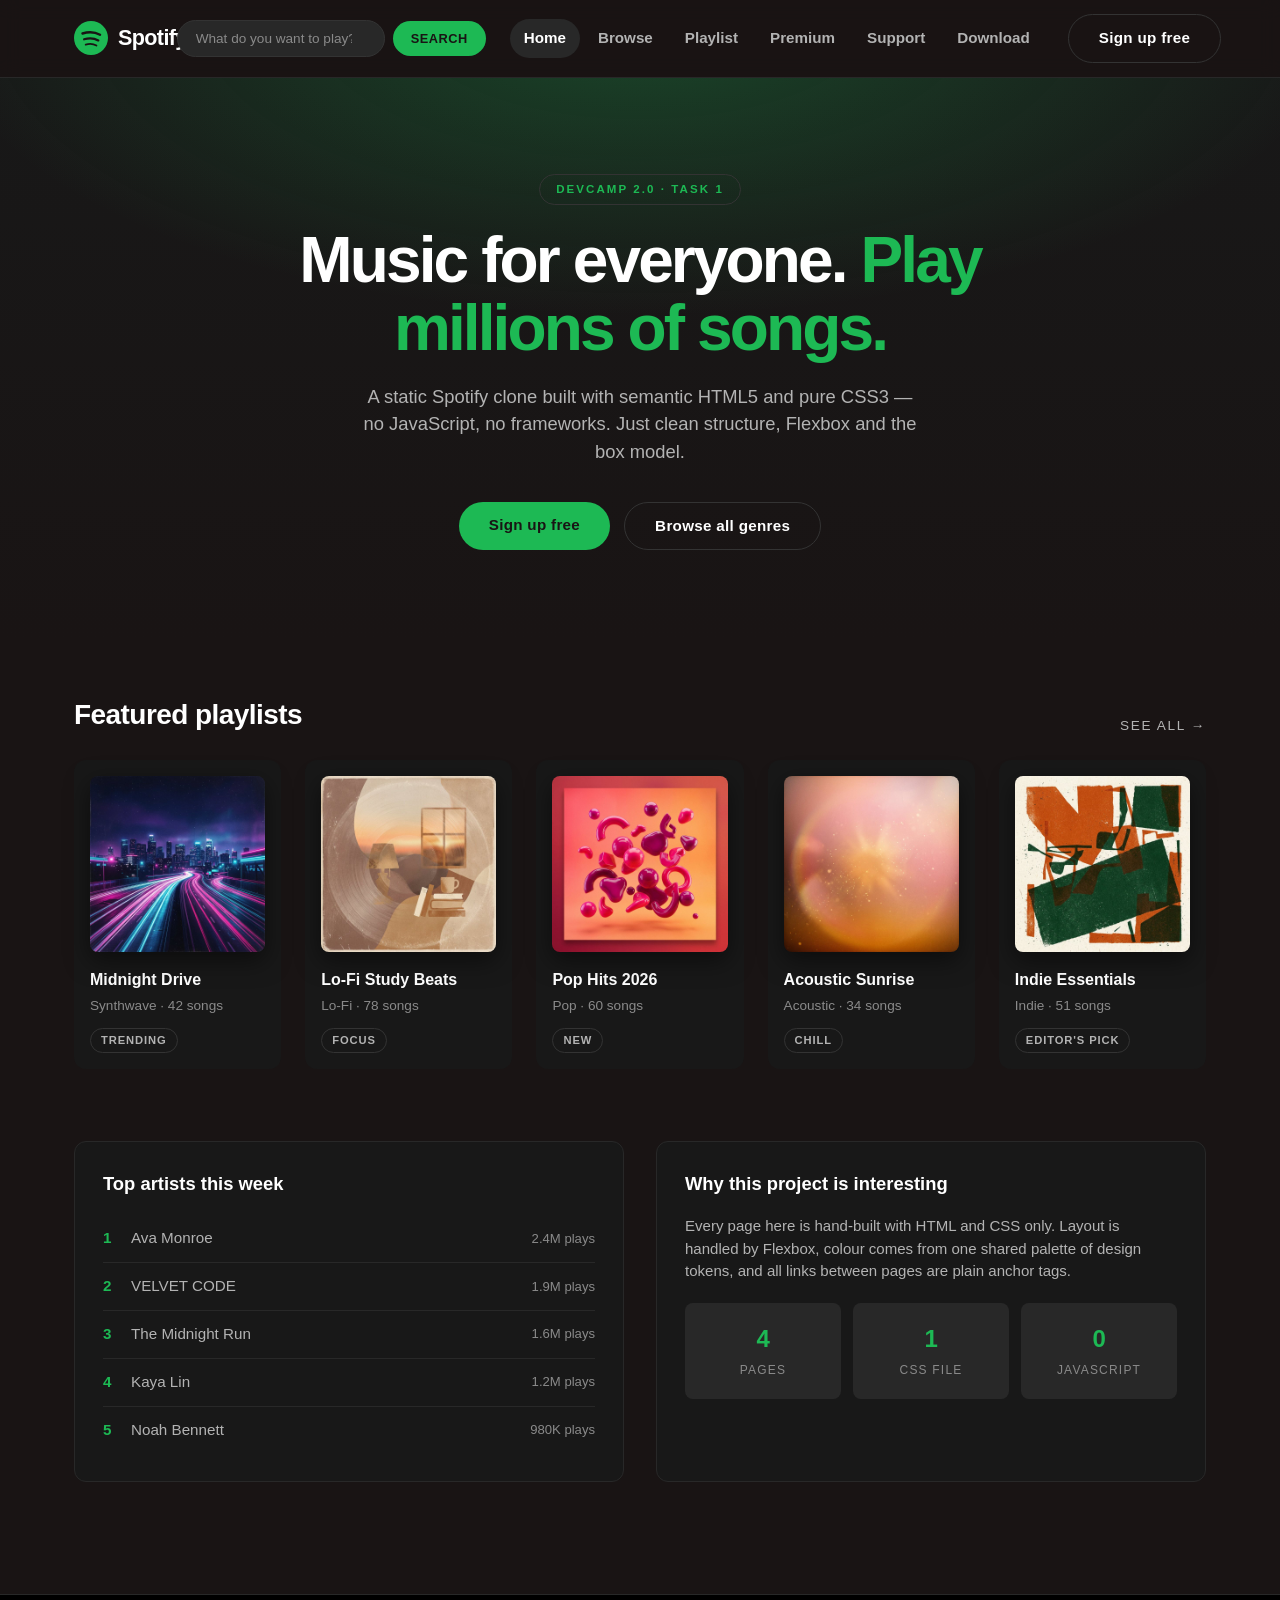
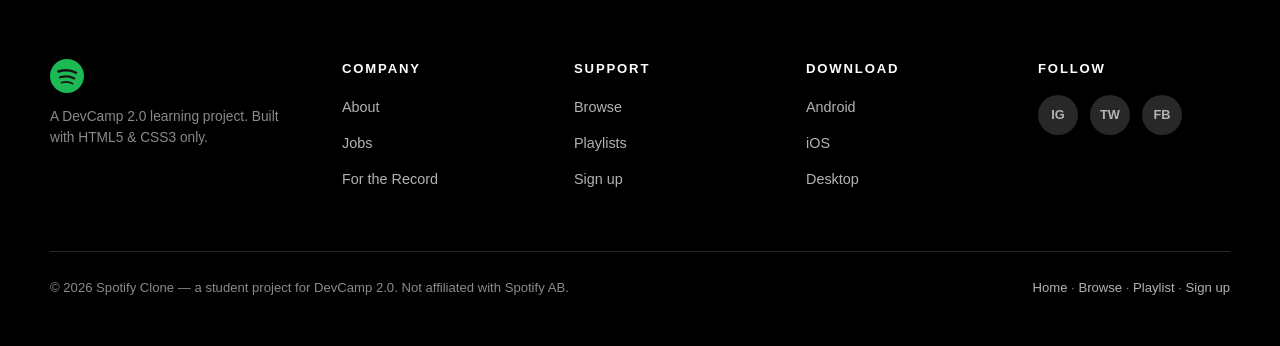
<file: index.html>
<!DOCTYPE html>
<html lang="en">
<head>
  <meta charset="UTF-8">
  <meta name="viewport" content="width=device-width, initial-scale=1.0">

  <meta name="description" content="DevCamp 2.0 Task 1 — a static Spotify clone built with semantic HTML5 and CSS3 only.">

  <title>Spotify Clone | Home</title>

  <!-- CSS file is in the root directory -->
  <link rel="stylesheet" href="./style.css">

  <!-- Logo is in the root directory -->
  <link rel="icon" href="./logo.svg" type="image/svg+xml">
</head>

<body>

  <!-- HEADER / NAVBAR -->
  <header id="site-header">
    <nav class="navbar" aria-label="Main navigation">

      <a class="brand" href="./index.html">
        <img src="./logo.svg" alt="Spotify clone logo">
        <span>Spotify</span>
      </a>

      <form class="nav-search" action="#" method="get" role="search">
        <label class="visually-hidden" for="site-search">
          Search for songs, artists or podcasts
        </label>

        <input
          type="search"
          id="site-search"
          name="q"
          placeholder="What do you want to play?"
          required
        >

        <button type="submit" aria-label="Search">Search</button>
      </form>

      <ul class="nav-links">
        <li><a href="./index.html" class="active">Home</a></li>
        <li><a href="./browse.html">Browse</a></li>
        <li><a href="./playlist.html">Playlist</a></li>
        <li><a href="#premium">Premium</a></li>
        <li><a href="#support">Support</a></li>
        <li><a href="#download">Download</a></li>
      </ul>

      <div class="nav-actions">
        <a class="btn btn-ghost" href="./signup.html">Sign up free</a>
      </div>

    </nav>
  </header>

  <!-- MAIN CONTENT -->
  <main>

    <!-- HERO SECTION -->
    <section class="hero">
      <div class="hero-inner">

        <p class="hero-badge">DevCamp 2.0 &middot; Task 1</p>

        <h1 id="hero-heading">
          Music for everyone.
          <span>Play millions of songs.</span>
        </h1>

        <p class="hero-subtext">
          A static Spotify clone built with semantic HTML5 and pure CSS3 —
          no JavaScript, no frameworks. Just clean structure, Flexbox and the box model.
        </p>

        <div class="hero-buttons">
          <a class="btn btn-primary" href="./signup.html">Sign up free</a>
          <a class="btn btn-ghost" href="./browse.html">Browse all genres</a>
        </div>

      </div>
    </section>

    <div class="container">

      <!-- FEATURED PLAYLISTS -->
      <section aria-labelledby="featured-heading">

        <div class="section-heading">
          <h2 id="featured-heading">Featured playlists</h2>
          <a class="section-note" href="./browse.html">See all &rarr;</a>
        </div>

        <div class="cards-row">

          <!-- Midnight Drive -->
          <article class="card">
            <a href="./playlist.html">
              <div class="card-cover">
                <img
                  src="./cover-midnight.jpg"
                  alt="Midnight Drive playlist cover"
                >
                <span class="card-play" aria-hidden="true">&#9654;</span>
              </div>
            </a>

            <h3 class="card-title">
              <a href="./playlist.html">Midnight Drive</a>
            </h3>

            <p class="card-meta">Synthwave &middot; 42 songs</p>
            <span class="card-tag">Trending</span>
          </article>

          <!-- Lo-Fi Study Beats -->
          <article class="card">
            <a href="./playlist.html">
              <div class="card-cover">
                <img
                  src="./cover-lofi.jpg"
                  alt="Lo-Fi Study Beats playlist cover"
                >
                <span class="card-play" aria-hidden="true">&#9654;</span>
              </div>
            </a>

            <h3 class="card-title">
              <a href="./playlist.html">Lo-Fi Study Beats</a>
            </h3>

            <p class="card-meta">Lo-Fi &middot; 78 songs</p>
            <span class="card-tag">Focus</span>
          </article>

          <!-- Pop Hits -->
          <article class="card">
            <a href="./playlist.html">
              <div class="card-cover">
                <img
                  src="./cover-pop.jpg"
                  alt="Pop Hits playlist cover"
                >
                <span class="card-play" aria-hidden="true">&#9654;</span>
              </div>
            </a>

            <h3 class="card-title">
              <a href="./playlist.html">Pop Hits 2026</a>
            </h3>

            <p class="card-meta">Pop &middot; 60 songs</p>
            <span class="card-tag">New</span>
          </article>

          <!-- Acoustic Sunrise -->
          <article class="card">
            <a href="./playlist.html">
              <div class="card-cover">
                <img
                  src="./cover-acoustic.jpg"
                  alt="Acoustic Sunrise playlist cover"
                >
                <span class="card-play" aria-hidden="true">&#9654;</span>
              </div>
            </a>

            <h3 class="card-title">
              <a href="./playlist.html">Acoustic Sunrise</a>
            </h3>

            <p class="card-meta">Acoustic &middot; 34 songs</p>
            <span class="card-tag">Chill</span>
          </article>

          <!-- Indie Essentials -->
          <article class="card">
            <a href="./playlist.html">
              <div class="card-cover">
                <img
                  src="./cover-indie.jpg"
                  alt="Indie Essentials playlist cover"
                >
                <span class="card-play" aria-hidden="true">&#9654;</span>
              </div>
            </a>

            <h3 class="card-title">
              <a href="./playlist.html">Indie Essentials</a>
            </h3>

            <p class="card-meta">Indie &middot; 51 songs</p>
            <span class="card-tag">Editor's pick</span>
          </article>

        </div>
      </section>

      <!-- TWO-COLUMN SECTION -->
      <section class="home-columns" aria-labelledby="charts-heading">

        <div class="column">
          <div class="panel">

            <h3 id="charts-heading">Top artists this week</h3>

            <ul class="artist-list">
              <li>
                <span><span class="rank">1</span>Ava Monroe</span>
                <span class="plays">2.4M plays</span>
              </li>

              <li>
                <span><span class="rank">2</span>VELVET CODE</span>
                <span class="plays">1.9M plays</span>
              </li>

              <li>
                <span><span class="rank">3</span>The Midnight Run</span>
                <span class="plays">1.6M plays</span>
              </li>

              <li>
                <span><span class="rank">4</span>Kaya Lin</span>
                <span class="plays">1.2M plays</span>
              </li>

              <li>
                <span><span class="rank">5</span>Noah Bennett</span>
                <span class="plays">980K plays</span>
              </li>
            </ul>

          </div>
        </div>

        <div class="column">
          <div class="panel">

            <h3>Why this project is interesting</h3>

            <p class="panel-text">
              Every page here is hand-built with HTML and CSS only.
              Layout is handled by Flexbox, colour comes from one shared
              palette of design tokens, and all links between pages
              are plain anchor tags.
            </p>

            <div class="stats-strip">
              <div class="stat">
                <strong>4</strong>
                <span>Pages</span>
              </div>

              <div class="stat">
                <strong>1</strong>
                <span>CSS file</span>
              </div>

              <div class="stat">
                <strong>0</strong>
                <span>JavaScript</span>
              </div>
            </div>

          </div>
        </div>

      </section>

    </div>
  </main>

  <!-- FOOTER -->
  <footer id="site-footer">

    <div class="footer-inner">

      <div class="footer-brand">
        <img src="./logo.svg" alt="Spotify clone logo">

        <p>
          A DevCamp 2.0 learning project. Built with HTML5 &amp; CSS3 only.
        </p>
      </div>

      <div class="footer-column" id="premium">
        <h4>Company</h4>

        <ul>
          <li><a href="#">About</a></li>
          <li><a href="#">Jobs</a></li>
          <li><a href="#">For the Record</a></li>
        </ul>
      </div>

      <div class="footer-column" id="support">
        <h4>Support</h4>

        <ul>
          <li><a href="./browse.html">Browse</a></li>
          <li><a href="./playlist.html">Playlists</a></li>
          <li><a href="./signup.html">Sign up</a></li>
        </ul>
      </div>

      <div class="footer-column" id="download">
        <h4>Download</h4>

        <ul>
          <li><a href="#">Android</a></li>
          <li><a href="#">iOS</a></li>
          <li><a href="#">Desktop</a></li>
        </ul>
      </div>

      <div class="footer-column">
        <h4>Follow</h4>

        <div class="footer-social">
          <a href="#" aria-label="Instagram">IG</a>
          <a href="#" aria-label="Twitter">TW</a>
          <a href="#" aria-label="Facebook">FB</a>
        </div>
      </div>

    </div>

    <div class="footer-bottom">

      <p>
        &copy; 2026 Spotify Clone &mdash; a student project for DevCamp 2.0.
        Not affiliated with Spotify AB.
      </p>

      <p>
        <a href="./index.html">Home</a> &middot;
        <a href="./browse.html">Browse</a> &middot;
        <a href="./playlist.html">Playlist</a> &middot;
        <a href="./signup.html">Sign up</a>
      </p>

    </div>

  </footer>

</body>
</html>
</file>
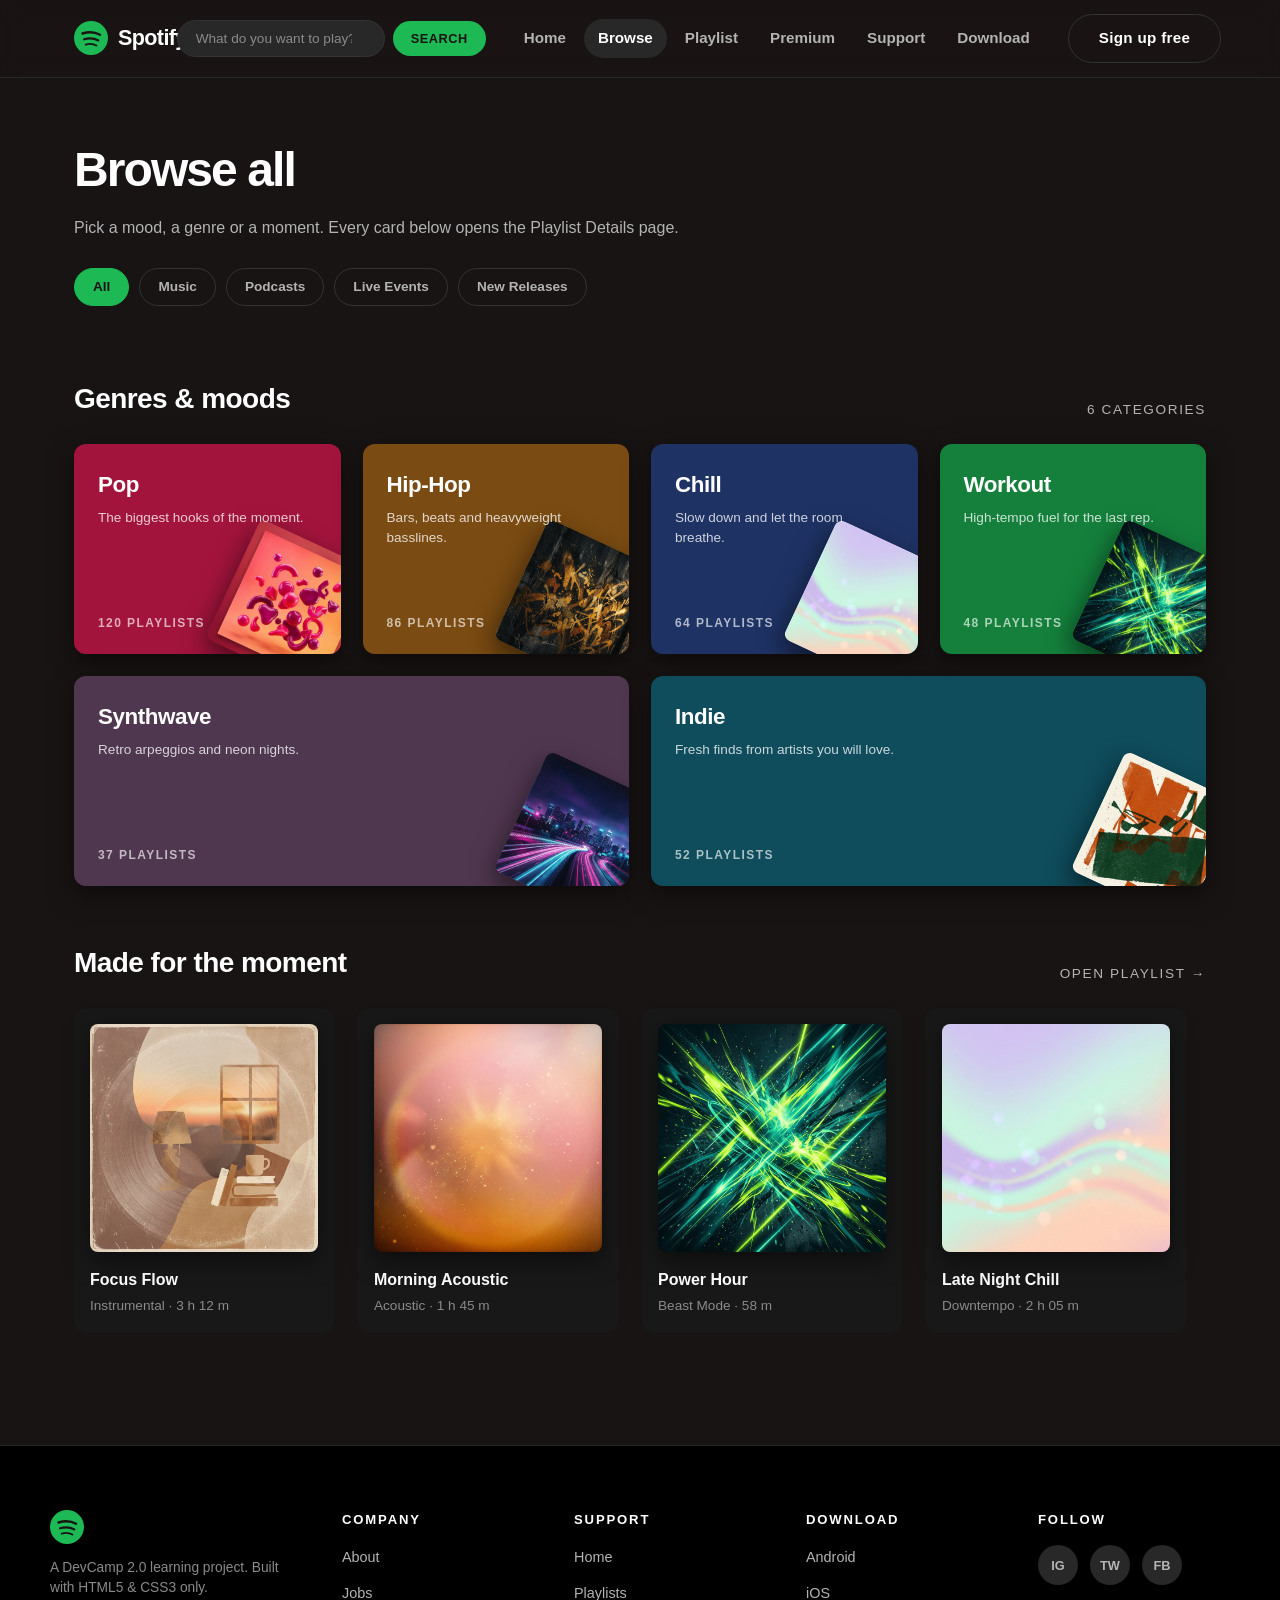
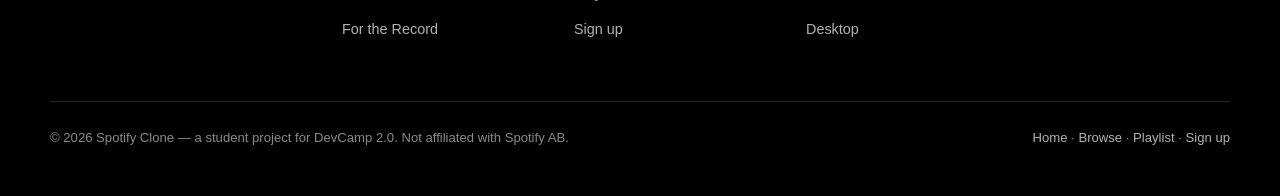
<file: browse.html>
<!DOCTYPE html>
<html lang="en">
<head>
  <meta charset="UTF-8">
  <meta name="viewport" content="width=device-width, initial-scale=1.0">
  <meta name="description" content="Browse all genres on the DevCamp 2.0 Spotify clone — Pop, Hip-Hop, Chill, Workout and more.">
  <title>Spotify Clone | Browse</title>
  <link rel="icon" href="./logo.svg" type="image/svg+xml">
  <link rel="stylesheet" href="./style.css">
</head>
<body>

  <header id="site-header">
    <nav class="navbar" aria-label="Main navigation">
      <a class="brand" href="./index.html">
        <img src="./logo.svg" alt="Spotify clone logo">
        <span>Spotify</span>
      </a>

      <form class="nav-search" action="#" method="get" role="search">
        <label class="visually-hidden" for="site-search">Search for songs, artists or podcasts</label>
        <input type="search" id="site-search" name="q" placeholder="What do you want to play?" required>
        <button type="submit" aria-label="Search">Search</button>
      </form>

      <ul class="nav-links">
        <li><a href="./index.html">Home</a></li>
        <li><a href="./browse.html" class="active">Browse</a></li>
        <li><a href="./playlist.html">Playlist</a></li>
        <li><a href="./index.html#premium">Premium</a></li>
        <li><a href="./index.html#support">Support</a></li>
        <li><a href="./index.html#download">Download</a></li>
      </ul>

      <div class="nav-actions">
        <a class="btn btn-ghost" href="./signup.html">Sign up free</a>
      </div>
    </nav>
  </header>

  <main>
    <div class="container">
      <section class="page-heading" aria-labelledby="browse-heading">
        <h1 id="browse-heading">Browse all</h1>
        <p>Pick a mood, a genre or a moment. Every card below opens the Playlist Details page.</p>

        <nav class="filter-row" aria-label="Genre filters">
          <a class="filter-chip active" href="#genres">All</a>
          <a class="filter-chip" href="#genres">Music</a>
          <a class="filter-chip" href="#genres">Podcasts</a>
          <a class="filter-chip" href="#genres">Live Events</a>
          <a class="filter-chip" href="#genres">New Releases</a>
        </nav>
      </section>

      <section id="genres" aria-labelledby="genres-heading">
        <div class="section-heading">
          <h2 id="genres-heading">Genres &amp; moods</h2>
          <span class="section-note">6 categories</span>
        </div>

        <div class="genre-grid">
          <a class="genre-card bg-red" href="./playlist.html">
            <h3>Pop</h3>
            <p>The biggest hooks of the moment.</p>
            <span class="genre-count">120 playlists</span>
            <img src="./cover-pop.jpg" alt="Pop genre artwork">
          </a>

          <a class="genre-card bg-amber" href="./playlist.html">
            <h3>Hip-Hop</h3>
            <p>Bars, beats and heavyweight basslines.</p>
            <span class="genre-count">86 playlists</span>
            <img src="./cover-hiphop.jpg" alt="Hip-Hop genre artwork">
          </a>

          <a class="genre-card bg-blue" href="./playlist.html">
            <h3>Chill</h3>
            <p>Slow down and let the room breathe.</p>
            <span class="genre-count">64 playlists</span>
            <img src="./cover-chill.jpg" alt="Chill genre artwork">
          </a>

          <a class="genre-card bg-green" href="./playlist.html">
            <h3>Workout</h3>
            <p>High-tempo fuel for the last rep.</p>
            <span class="genre-count">48 playlists</span>
            <img src="./cover-workout.jpg" alt="Workout genre artwork">
          </a>

          <a class="genre-card bg-purple" href="./playlist.html">
            <h3>Synthwave</h3>
            <p>Retro arpeggios and neon nights.</p>
            <span class="genre-count">37 playlists</span>
            <img src="./cover-midnight.jpg" alt="Synthwave genre artwork">
          </a>

          <a class="genre-card bg-teal" href="./playlist.html">
            <h3>Indie</h3>
            <p>Fresh finds from artists you will love.</p>
            <span class="genre-count">52 playlists</span>
            <img src="./cover-indie.jpg" alt="Indie genre artwork">
          </a>
        </div>
      </section>

      <section aria-labelledby="moods-heading">
        <div class="section-heading">
          <h2 id="moods-heading">Made for the moment</h2>
          <a class="section-note" href="./playlist.html">Open playlist &rarr;</a>
        </div>

        <div class="cards-row">
          <article class="card">
            <a href="./playlist.html">
              <div class="card-cover">
                <img src="./cover-lofi.jpg" alt="Lo-Fi Study Beats cover">
                <span class="card-play" aria-hidden="true">&#9654;</span>
              </div>
            </a>
            <h3 class="card-title"><a href="./playlist.html">Focus Flow</a></h3>
            <p class="card-meta">Instrumental &middot; 3 h 12 m</p>
          </article>

          <article class="card">
            <a href="./playlist.html">
              <div class="card-cover">
                <img src="./cover-acoustic.jpg" alt="Acoustic Sunrise cover">
                <span class="card-play" aria-hidden="true">&#9654;</span>
              </div>
            </a>
            <h3 class="card-title"><a href="./playlist.html">Morning Acoustic</a></h3>
            <p class="card-meta">Acoustic &middot; 1 h 45 m</p>
          </article>

          <article class="card">
            <a href="./playlist.html">
              <div class="card-cover">
                <img src="./cover-workout.jpg" alt="Power Hour cover">
                <span class="card-play" aria-hidden="true">&#9654;</span>
              </div>
            </a>
            <h3 class="card-title"><a href="./playlist.html">Power Hour</a></h3>
            <p class="card-meta">Beast Mode &middot; 58 m</p>
          </article>

          <article class="card">
            <a href="./playlist.html">
              <div class="card-cover">
                <img src="./cover-chill.jpg" alt="Late Night Chill cover">
                <span class="card-play" aria-hidden="true">&#9654;</span>
              </div>
            </a>
            <h3 class="card-title"><a href="./playlist.html">Late Night Chill</a></h3>
            <p class="card-meta">Downtempo &middot; 2 h 05 m</p>
          </article>
        </div>
      </section>
    </div>
  </main>

  <footer id="site-footer">
    <div class="footer-inner">
      <div class="footer-brand">
        <img src="./logo.svg" alt="Spotify clone logo">
        <p>A DevCamp 2.0 learning project. Built with HTML5 &amp; CSS3 only.</p>
      </div>

      <div class="footer-column" id="premium">
        <h4>Company</h4>
        <ul>
          <li><a href="#">About</a></li>
          <li><a href="#">Jobs</a></li>
          <li><a href="#">For the Record</a></li>
        </ul>
      </div>

      <div class="footer-column" id="support">
        <h4>Support</h4>
        <ul>
          <li><a href="./index.html">Home</a></li>
          <li><a href="./playlist.html">Playlists</a></li>
          <li><a href="./signup.html">Sign up</a></li>
        </ul>
      </div>

      <div class="footer-column" id="download">
        <h4>Download</h4>
        <ul>
          <li><a href="#">Android</a></li>
          <li><a href="#">iOS</a></li>
          <li><a href="#">Desktop</a></li>
        </ul>
      </div>

      <div class="footer-column">
        <h4>Follow</h4>
        <div class="footer-social">
          <a href="#" aria-label="Instagram">IG</a>
          <a href="#" aria-label="Twitter">TW</a>
          <a href="#" aria-label="Facebook">FB</a>
        </div>
      </div>
    </div>

    <div class="footer-bottom">
      <p>&copy; 2026 Spotify Clone &mdash; a student project for DevCamp 2.0. Not affiliated with Spotify AB.</p>
      <p>
        <a href="./index.html">Home</a> &middot;
        <a href="./browse.html">Browse</a> &middot;
        <a href="./playlist.html">Playlist</a> &middot;
        <a href="./signup.html">Sign up</a>
      </p>
    </div>
  </footer>

</body>
</html>
</file>
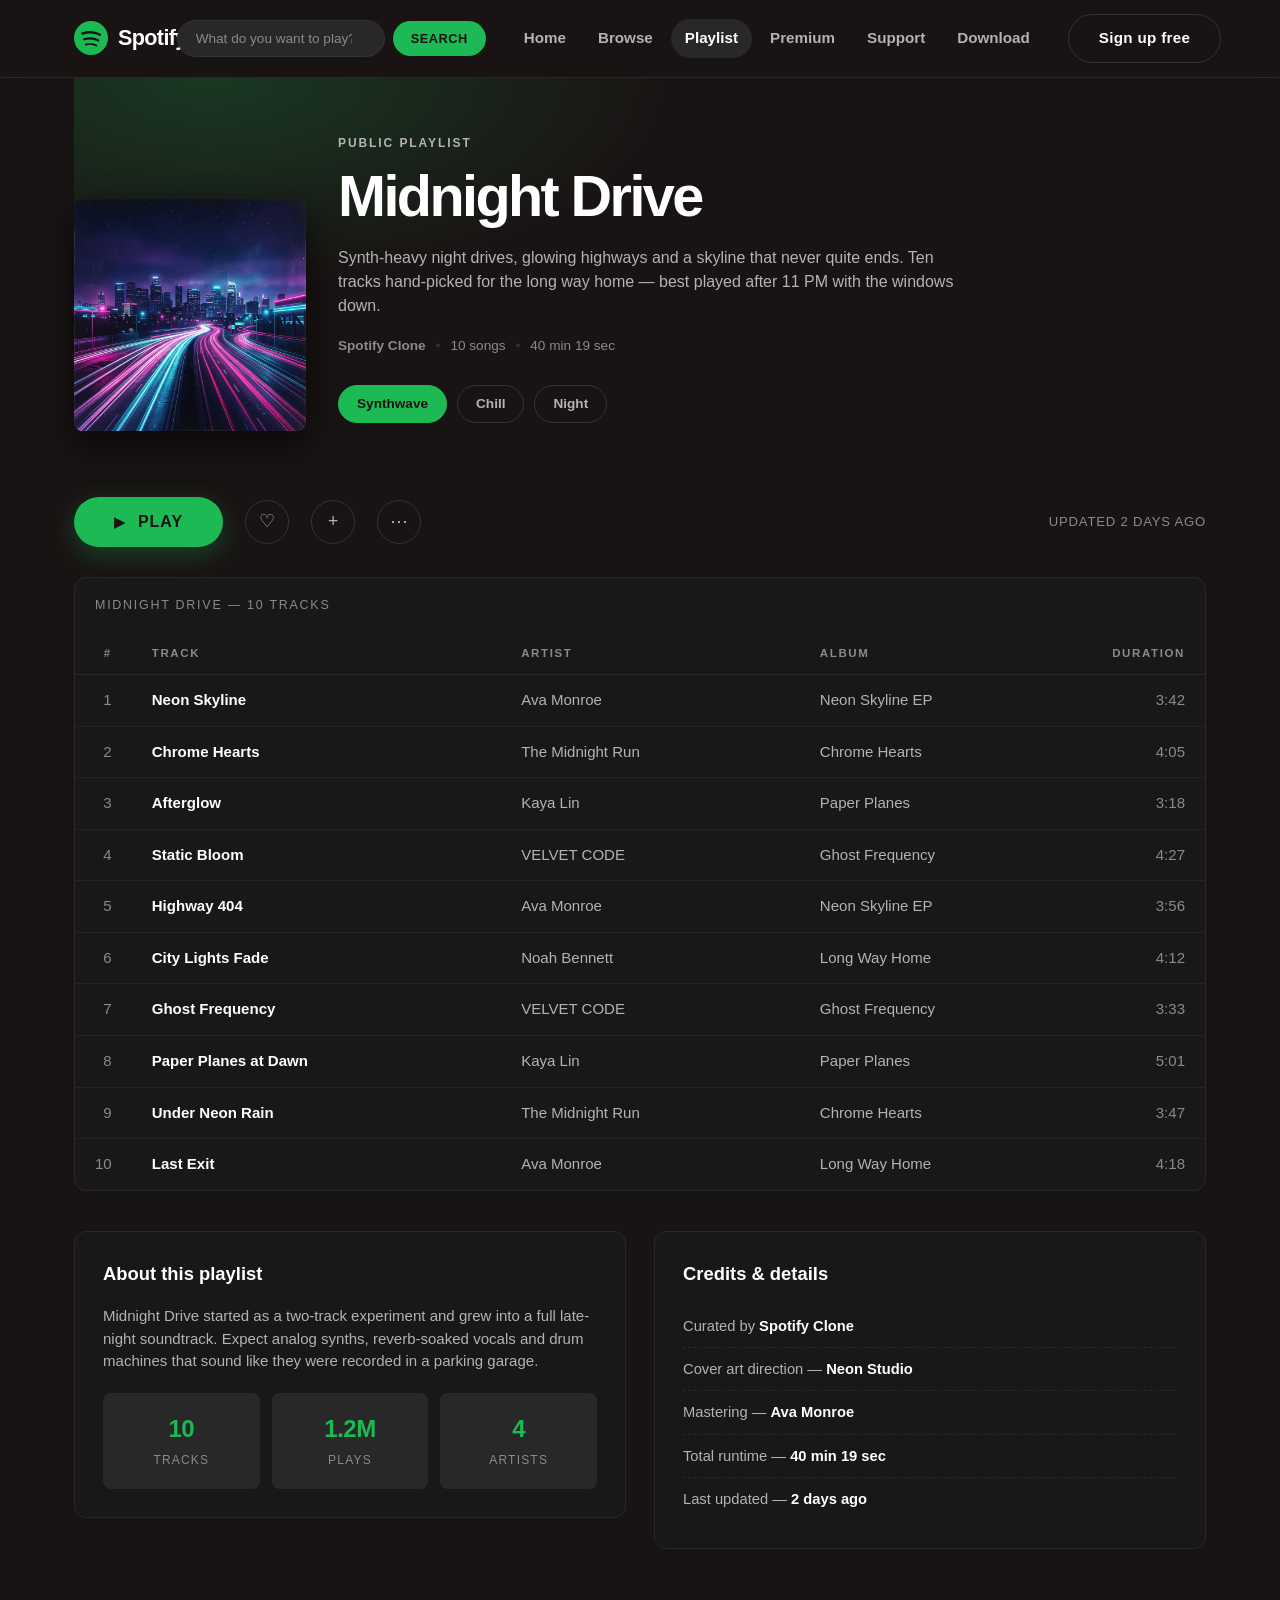
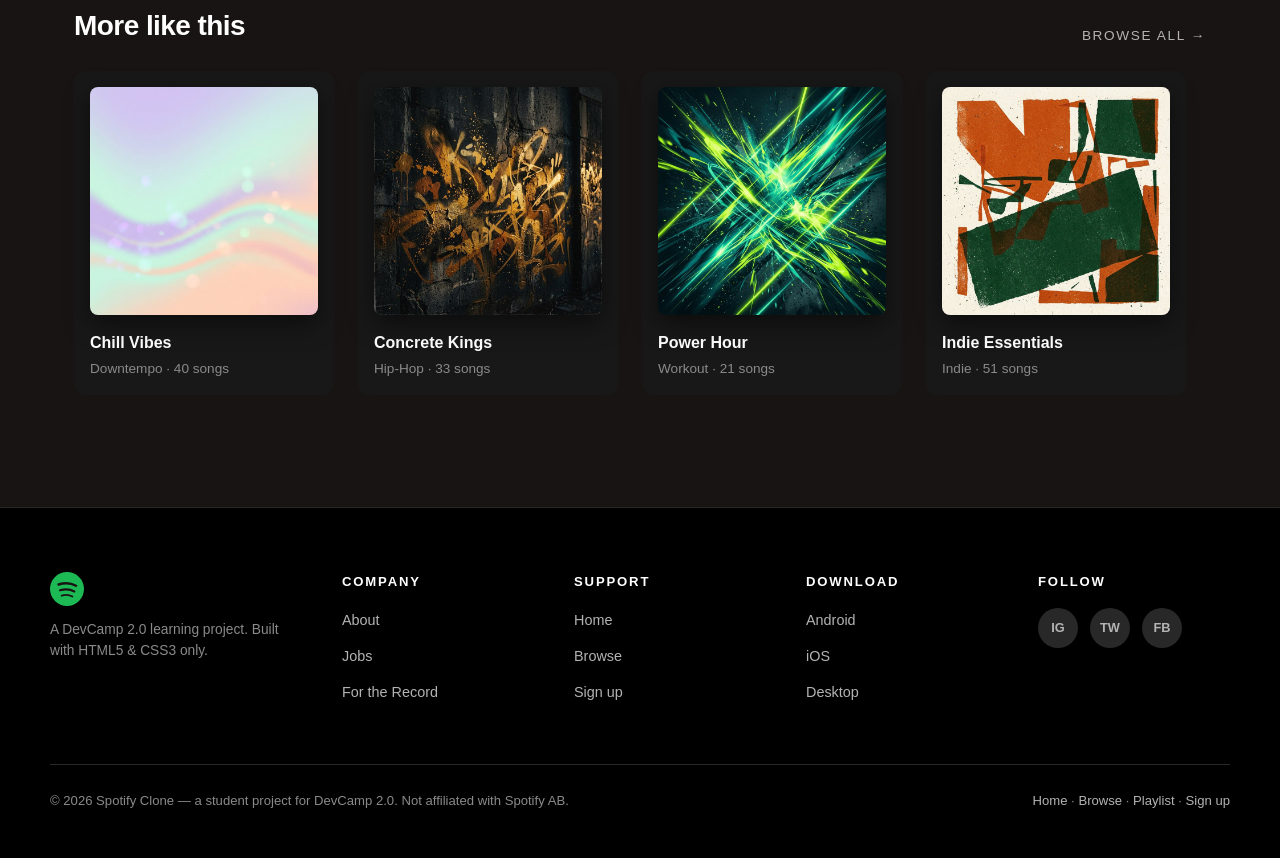
<file: playlist.html>
<!DOCTYPE html>
<html lang="en">
<head>
  <meta charset="UTF-8">
  <meta name="viewport" content="width=device-width, initial-scale=1.0">
  <meta name="description" content="Playlist details page of the DevCamp 2.0 Spotify clone — Midnight Drive, with full track listing.">
  <title>Spotify Clone | Midnight Drive — Playlist</title>
  <link rel="icon" href="./logo.svg" type="image/svg+xml">
  <link rel="stylesheet" href="./style.css">
</head>
<body>

  <!-- HEADER / NAVBAR -->
  <header id="site-header">
    <nav class="navbar" aria-label="Main navigation">

      <a class="brand" href="./index.html">
        <img src="./logo.svg" alt="Spotify clone logo: a green circle with three sound waves">
        <span>Spotify</span>
      </a>

      <form class="nav-search" action="#" method="get" role="search">
        <label class="visually-hidden" for="site-search">Search for songs, artists or podcasts</label>
        <input type="search" id="site-search" name="q" placeholder="What do you want to play?" required>
        <button type="submit" aria-label="Search">Search</button>
      </form>

      <ul class="nav-links">
        <li><a href="./index.html">Home</a></li>
        <li><a href="./browse.html">Browse</a></li>
        <li><a href="./playlist.html" class="active">Playlist</a></li>
        <li><a href="./index.html#premium">Premium</a></li>
        <li><a href="./index.html#support">Support</a></li>
        <li><a href="./index.html#download">Download</a></li>
      </ul>

      <div class="nav-actions">
        <a class="btn btn-ghost" href="./signup.html">Sign up free</a>
      </div>

    </nav>
  </header>

  <main>
    <div class="container">

      <!-- PLAYLIST HERO -->
      <section class="playlist-hero" aria-labelledby="playlist-title">

        <img class="playlist-cover" src="./cover-midnight.jpg"
             alt="Midnight Drive playlist cover: glowing pink and cyan light trails receding beneath a deep violet night sky">

        <div class="playlist-info">
          <p class="playlist-kind">Public playlist</p>

          <h1 id="playlist-title">Midnight Drive</h1>

          <p class="playlist-description">
            Synth-heavy night drives, glowing highways and a skyline that never quite ends.
            Ten tracks hand-picked for the long way home &mdash; best played after 11 PM with
            the windows down.
          </p>

          <div class="playlist-stats">
            <span><strong>Spotify Clone</strong></span>
            <span class="dot">&bull;</span>
            <span>10 songs</span>
            <span class="dot">&bull;</span>
            <span>40 min 19 sec</span>
          </div>

          <nav class="filter-row" aria-label="Playlist tags">
            <a class="filter-chip active" href="./browse.html">Synthwave</a>
            <a class="filter-chip" href="./browse.html">Chill</a>
            <a class="filter-chip" href="./browse.html">Night</a>
          </nav>
        </div>

      </section>

      <!-- ACTION BAR -->
      <div class="action-bar">
        <button class="play-btn" type="button">
          <span class="play-triangle" aria-hidden="true">&#9654;</span>
          Play
        </button>

        <button class="icon-btn" type="button" aria-label="Add to Liked Songs">&#9825;</button>
        <button class="icon-btn" type="button" aria-label="Add to queue">&#43;</button>
        <button class="icon-btn" type="button" aria-label="More options">&#8943;</button>

        <span class="action-meta">Updated 2 days ago</span>
      </div>

      <!-- TRACK TABLE -->
      <section class="table-wrap" aria-labelledby="tracks-heading">
        <h2 id="tracks-heading" class="visually-hidden">Track listing</h2>

        <table class="track-table">
          <caption>Midnight Drive &mdash; 10 tracks</caption>

          <thead>
            <tr>
              <th scope="col" class="index-cell">#</th>
              <th scope="col">Track</th>
              <th scope="col">Artist</th>
              <th scope="col" class="album-cell">Album</th>
              <th scope="col" class="duration-cell">Duration</th>
            </tr>
          </thead>

          <tbody>
            <tr>
              <td class="index-cell">1</td>
              <td class="track-name">Neon Skyline</td>
              <td>Ava Monroe</td>
              <td class="album-cell">Neon Skyline EP</td>
              <td class="duration-cell">3:42</td>
            </tr>
            <tr>
              <td class="index-cell">2</td>
              <td class="track-name">Chrome Hearts</td>
              <td>The Midnight Run</td>
              <td class="album-cell">Chrome Hearts</td>
              <td class="duration-cell">4:05</td>
            </tr>
            <tr>
              <td class="index-cell">3</td>
              <td class="track-name">Afterglow</td>
              <td>Kaya Lin</td>
              <td class="album-cell">Paper Planes</td>
              <td class="duration-cell">3:18</td>
            </tr>
            <tr>
              <td class="index-cell">4</td>
              <td class="track-name">Static Bloom</td>
              <td>VELVET CODE</td>
              <td class="album-cell">Ghost Frequency</td>
              <td class="duration-cell">4:27</td>
            </tr>
            <tr>
              <td class="index-cell">5</td>
              <td class="track-name">Highway 404</td>
              <td>Ava Monroe</td>
              <td class="album-cell">Neon Skyline EP</td>
              <td class="duration-cell">3:56</td>
            </tr>
            <tr>
              <td class="index-cell">6</td>
              <td class="track-name">City Lights Fade</td>
              <td>Noah Bennett</td>
              <td class="album-cell">Long Way Home</td>
              <td class="duration-cell">4:12</td>
            </tr>
            <tr>
              <td class="index-cell">7</td>
              <td class="track-name">Ghost Frequency</td>
              <td>VELVET CODE</td>
              <td class="album-cell">Ghost Frequency</td>
              <td class="duration-cell">3:33</td>
            </tr>
            <tr>
              <td class="index-cell">8</td>
              <td class="track-name">Paper Planes at Dawn</td>
              <td>Kaya Lin</td>
              <td class="album-cell">Paper Planes</td>
              <td class="duration-cell">5:01</td>
            </tr>
            <tr>
              <td class="index-cell">9</td>
              <td class="track-name">Under Neon Rain</td>
              <td>The Midnight Run</td>
              <td class="album-cell">Chrome Hearts</td>
              <td class="duration-cell">3:47</td>
            </tr>
            <tr>
              <td class="index-cell">10</td>
              <td class="track-name">Last Exit</td>
              <td>Ava Monroe</td>
              <td class="album-cell">Long Way Home</td>
              <td class="duration-cell">4:18</td>
            </tr>
          </tbody>
        </table>
      </section>

      <!-- ABOUT + CREDITS -->
      <section class="about-grid" aria-label="About this playlist">

        <div class="panel">
          <h3>About this playlist</h3>
          <p class="panel-text">
            Midnight Drive started as a two-track experiment and grew into a full
            late-night soundtrack. Expect analog synths, reverb-soaked vocals and
            drum machines that sound like they were recorded in a parking garage.
          </p>

          <div class="stats-strip">
            <div class="stat"><strong>10</strong><span>Tracks</span></div>
            <div class="stat"><strong>1.2M</strong><span>Plays</span></div>
            <div class="stat"><strong>4</strong><span>Artists</span></div>
          </div>
        </div>

        <div class="panel">
          <h3>Credits &amp; details</h3>
          <ul class="credit-list">
            <li>Curated by <strong>Spotify Clone</strong></li>
            <li>Cover art direction &mdash; <strong>Neon Studio</strong></li>
            <li>Mastering &mdash; <strong>Ava Monroe</strong></li>
            <li>Total runtime &mdash; <strong>40 min 19 sec</strong></li>
            <li>Last updated &mdash; <strong>2 days ago</strong></li>
          </ul>
        </div>

      </section>

      <!-- MORE FROM THIS GENRE -->
      <section aria-labelledby="more-heading">
        <div class="section-heading">
          <h2 id="more-heading">More like this</h2>
          <a class="section-note" href="./browse.html">Browse all &rarr;</a>
        </div>

        <div class="cards-row">
          <article class="card">
            <a href="./playlist.html">
              <div class="card-cover">
                <img src="./cover-chill.jpg" alt="Chill Vibes cover: pastel lavender and mint gradient waves">
                <span class="card-play" aria-hidden="true">&#9654;</span>
              </div>
            </a>
            <h3 class="card-title"><a href="./playlist.html">Chill Vibes</a></h3>
            <p class="card-meta">Downtempo &middot; 40 songs</p>
          </article>

          <article class="card">
            <a href="./playlist.html">
              <div class="card-cover">
                <img src="./cover-hiphop.jpg" alt="Concrete Kings cover: gold spray-paint texture on a dark concrete wall">
                <span class="card-play" aria-hidden="true">&#9654;</span>
              </div>
            </a>
            <h3 class="card-title"><a href="./playlist.html">Concrete Kings</a></h3>
            <p class="card-meta">Hip-Hop &middot; 33 songs</p>
          </article>

          <article class="card">
            <a href="./playlist.html">
              <div class="card-cover">
                <img src="./cover-workout.jpg" alt="Power Hour cover: electric lime motion streaks on a dark background">
                <span class="card-play" aria-hidden="true">&#9654;</span>
              </div>
            </a>
            <h3 class="card-title"><a href="./playlist.html">Power Hour</a></h3>
            <p class="card-meta">Workout &middot; 21 songs</p>
          </article>

          <article class="card">
            <a href="./playlist.html">
              <div class="card-cover">
                <img src="./cover-indie.jpg" alt="Indie Essentials cover: burnt orange and forest green colour blocks">
                <span class="card-play" aria-hidden="true">&#9654;</span>
              </div>
            </a>
            <h3 class="card-title"><a href="./playlist.html">Indie Essentials</a></h3>
            <p class="card-meta">Indie &middot; 51 songs</p>
          </article>
        </div>
      </section>

    </div>
  </main>

  <!-- FOOTER -->
  <footer id="site-footer">
    <div class="footer-inner">

      <div class="footer-brand">
        <img src="./logo.svg" alt="Spotify clone logo: a green circle with three sound waves">
        <p>A DevCamp 2.0 learning project. Built with HTML5 &amp; CSS3 only.</p>
      </div>

      <div class="footer-column" id="premium">
        <h4>Company</h4>
        <ul>
          <li><a href="#">About</a></li>
          <li><a href="#">Jobs</a></li>
          <li><a href="#">For the Record</a></li>
        </ul>
      </div>

      <div class="footer-column" id="support">
        <h4>Support</h4>
        <ul>
          <li><a href="./index.html">Home</a></li>
          <li><a href="./browse.html">Browse</a></li>
          <li><a href="./signup.html">Sign up</a></li>
        </ul>
      </div>

      <div class="footer-column" id="download">
        <h4>Download</h4>
        <ul>
          <li><a href="#">Android</a></li>
          <li><a href="#">iOS</a></li>
          <li><a href="#">Desktop</a></li>
        </ul>
      </div>

      <div class="footer-column">
        <h4>Follow</h4>
        <div class="footer-social">
          <a href="#" aria-label="Instagram">IG</a>
          <a href="#" aria-label="Twitter">TW</a>
          <a href="#" aria-label="Facebook">FB</a>
        </div>
      </div>

    </div>

    <div class="footer-bottom">
      <p>&copy; 2026 Spotify Clone &mdash; a student project for DevCamp 2.0. Not affiliated with Spotify AB.</p>
      <p>
        <a href="./index.html">Home</a> &middot;
        <a href="./browse.html">Browse</a> &middot;
        <a href="./playlist.html">Playlist</a> &middot;
        <a href="./signup.html">Sign up</a>
      </p>
    </div>
  </footer>

</body>
</html>
</file>
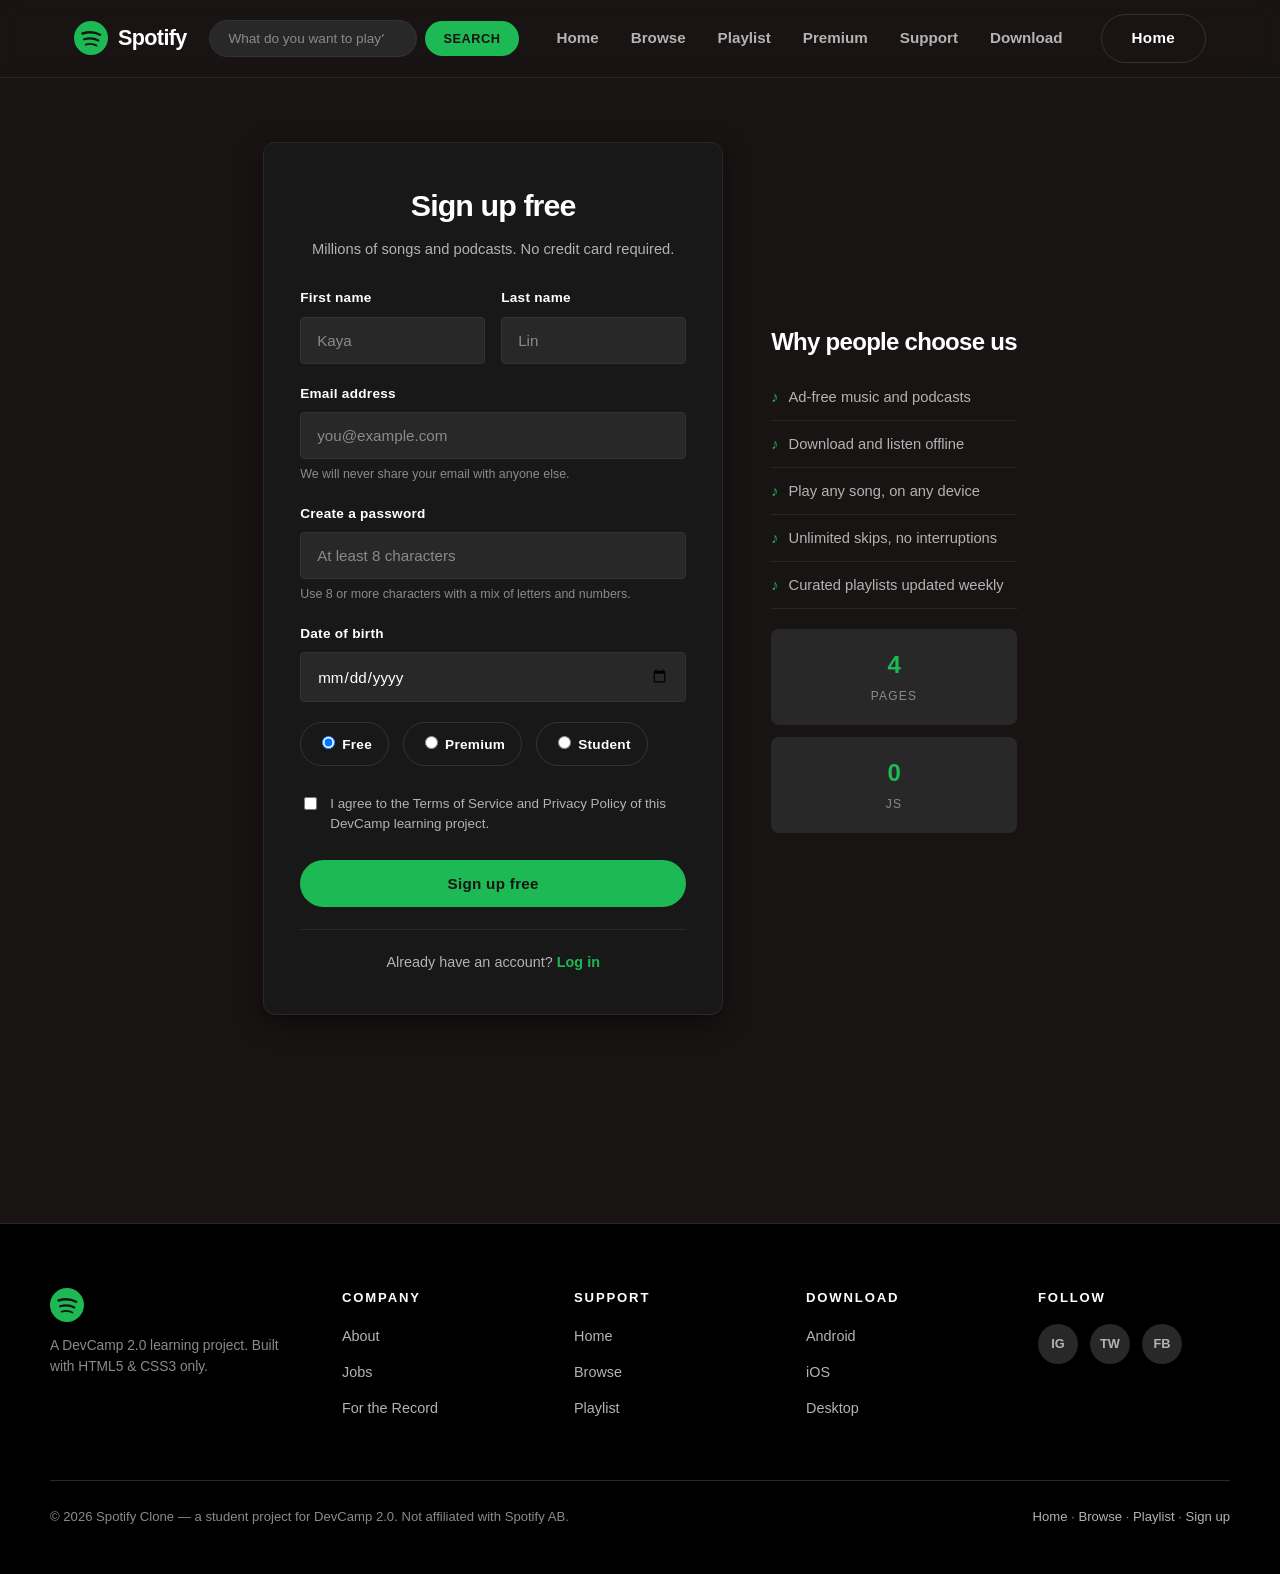
<file: signup.html>
<!DOCTYPE html>
<html lang="en">
<head>
  <meta charset="UTF-8">
  <meta name="viewport" content="width=device-width, initial-scale=1.0">
  <meta name="description" content="Sign up page for the DevCamp 2.0 Spotify clone — built with semantic HTML forms and pure CSS.">
  <title>Spotify Clone | Sign up free</title>
  <link rel="icon" href="./logo.svg" type="image/svg+xml">
  <link rel="stylesheet" href="./style.css">
</head>
<body>

  <header id="site-header">
    <nav class="navbar" aria-label="Main navigation">
      <a class="brand" href="./index.html">
        <img src="./logo.svg" alt="Spotify clone logo">
        <span>Spotify</span>
      </a>

      <form class="nav-search" action="#" method="get" role="search">
        <label class="visually-hidden" for="site-search">Search for songs, artists or podcasts</label>
        <input type="search" id="site-search" name="q" placeholder="What do you want to play?" required>
        <button type="submit" aria-label="Search">Search</button>
      </form>

      <ul class="nav-links">
        <li><a href="./index.html">Home</a></li>
        <li><a href="./browse.html">Browse</a></li>
        <li><a href="./playlist.html">Playlist</a></li>
        <li><a href="./index.html#premium">Premium</a></li>
        <li><a href="./index.html#support">Support</a></li>
        <li><a href="./index.html#download">Download</a></li>
      </ul>

      <div class="nav-actions">
        <a class="btn btn-ghost" href="./index.html">Home</a>
      </div>
    </nav>
  </header>

  <main>
    <div class="form-page">
      <section class="form-card" aria-labelledby="signup-heading">
        <h1 id="signup-heading">Sign up free</h1>
        <p class="form-intro">Millions of songs and podcasts. No credit card required.</p>

        <form action="#" method="post">
          <div class="form-row">
            <div class="field">
              <label for="first-name">First name</label>
              <input type="text" id="first-name" name="first_name" placeholder="Kaya" required>
            </div>

            <div class="field">
              <label for="last-name">Last name</label>
              <input type="text" id="last-name" name="last_name" placeholder="Lin" required>
            </div>
          </div>

          <div class="field">
            <label for="email">Email address</label>
            <input type="email" id="email" name="email" placeholder="you@example.com" required>
            <span class="hint">We will never share your email with anyone else.</span>
          </div>

          <div class="field">
            <label for="password">Create a password</label>
            <input type="password" id="password" name="password" placeholder="At least 8 characters" minlength="8" required>
            <span class="hint">Use 8 or more characters with a mix of letters and numbers.</span>
          </div>

          <div class="field">
            <label for="birthday">Date of birth</label>
            <input type="date" id="birthday" name="birthday" required>
          </div>

          <div class="field">
            <fieldset class="choice-group">
              <legend class="visually-hidden">Choose a plan</legend>
              <label class="choice">
                <input type="radio" name="plan" value="free" checked>
                Free
              </label>
              <label class="choice">
                <input type="radio" name="plan" value="premium-individual">
                Premium
              </label>
              <label class="choice">
                <input type="radio" name="plan" value="premium-student">
                Student
              </label>
            </fieldset>
          </div>

          <label class="consent">
            <input type="checkbox" name="consent" required>
            <span>I agree to the Terms of Service and Privacy Policy of this DevCamp learning project.</span>
          </label>

          <button class="btn btn-primary" type="submit">Sign up free</button>
        </form>

        <p class="form-footer-note">
          Already have an account? <a href="./index.html">Log in</a>
        </p>
      </section>

      <aside class="form-side" aria-label="Benefits">
        <h2>Why people choose us</h2>
        <ul class="feature-list">
          <li>Ad-free music and podcasts</li>
          <li>Download and listen offline</li>
          <li>Play any song, on any device</li>
          <li>Unlimited skips, no interruptions</li>
          <li>Curated playlists updated weekly</li>
        </ul>

        <div class="stats-strip">
          <div class="stat"><strong>4</strong><span>Pages</span></div>
          <div class="stat"><strong>0</strong><span>JS</span></div>
        </div>
      </aside>
    </div>
  </main>

  <footer id="site-footer">
    <div class="footer-inner">
      <div class="footer-brand">
        <img src="./logo.svg" alt="Spotify clone logo">
        <p>A DevCamp 2.0 learning project. Built with HTML5 &amp; CSS3 only.</p>
      </div>

      <div class="footer-column">
        <h4>Company</h4>
        <ul>
          <li><a href="#">About</a></li>
          <li><a href="#">Jobs</a></li>
          <li><a href="#">For the Record</a></li>
        </ul>
      </div>

      <div class="footer-column">
        <h4>Support</h4>
        <ul>
          <li><a href="./index.html">Home</a></li>
          <li><a href="./browse.html">Browse</a></li>
          <li><a href="./playlist.html">Playlist</a></li>
        </ul>
      </div>

      <div class="footer-column">
        <h4>Download</h4>
        <ul>
          <li><a href="#">Android</a></li>
          <li><a href="#">iOS</a></li>
          <li><a href="#">Desktop</a></li>
        </ul>
      </div>

      <div class="footer-column">
        <h4>Follow</h4>
        <div class="footer-social">
          <a href="#" aria-label="Instagram">IG</a>
          <a href="#" aria-label="Twitter">TW</a>
          <a href="#" aria-label="Facebook">FB</a>
        </div>
      </div>
    </div>

    <div class="footer-bottom">
      <p>&copy; 2026 Spotify Clone &mdash; a student project for DevCamp 2.0. Not affiliated with Spotify AB.</p>
      <p>
        <a href="./index.html">Home</a> &middot;
        <a href="./browse.html">Browse</a> &middot;
        <a href="./playlist.html">Playlist</a> &middot;
        <a href="./signup.html">Sign up</a>
      </p>
    </div>
  </footer>

</body>
</html>
</file>
<file: style.css>
/* ==========================================================================
   Spotify Clone — DevCamp 2.0 / Task 1
   Single external stylesheet shared by all 4 pages (no inline / internal CSS).

   CONTENTS
   1.  Design tokens (:root variables) — consistent palette
   2.  Reset + base typography
   3.  Reusable layout helpers (.container, .section-heading)
   4.  Navbar                     -> Flexbox #1  (semantic <header>/<nav>)
   5.  Buttons  (+ hover effect)
   6.  Home page: hero, cards row -> Flexbox #2, artist list, stats strip
   7.  Browse page: genre grid    -> Flexbox #3
   8.  Playlist page: hero, track table, play button, about list
   9.  Sign up page: <form>, inputs, checkbox
   10. Footer                     -> Flexbox #4
   11. Responsive breakpoints
   12. Accessibility helpers
   ========================================================================== */


/* ==========================================================================
   1. DESIGN TOKENS
   One palette, reused everywhere: green #1DB954 + black #191414 (as required).
   ========================================================================== */
:root {
  --green:        #1DB954;   /* required brand green        */
  --green-bright: #1ed760;   /* hover tint                  */
  --green-deep:   #10883c;
  --black:        #191414;   /* required brand black        */
  --black-pure:   #000000;
  --surface:      #181818;
  --surface-2:    #282828;
  --surface-3:    #333333;
  --text:         #ffffff;
  --text-muted:   #b3b3b3;
  --text-faint:   #8a8a8a;

  --radius-sm:  4px;
  --radius-md:  8px;
  --radius-lg:  12px;
  --radius-xl:  24px;
  --radius-pill: 500px;

  --shadow-card: 0 8px 24px rgba(0, 0, 0, 0.5);
  --shadow-lift: 0 14px 34px rgba(0, 0, 0, 0.65);

  --font: "Circular", "Helvetica Neue", -apple-system, BlinkMacSystemFont,
          "Segoe UI", Roboto, Ubuntu, sans-serif;
}

/* ==========================================================================
   2. RESET + BASE
   ========================================================================== */
*,
*::before,
*::after {
  box-sizing: border-box;      /* predictable box model everywhere */
}

html {
  scroll-behavior: smooth;
}

body {
  margin: 0;                   /* kill default 8px body margin */
  padding: 0;
  background-color: var(--black);
  color: var(--text);
  font-family: var(--font);
  font-size: 16px;
  line-height: 1.5;
  -webkit-font-smoothing: antialiased;
}

img {
  display: block;
  max-width: 100%;
}

a {
  color: inherit;
  text-decoration: none;
}

ul {
  margin: 0;
  padding: 0;
  list-style: none;
}

h1, h2, h3, h4, p {
  margin: 0;
}

/* ==========================================================================
   3. LAYOUT HELPERS
   ========================================================================== */
.container {
  width: 100%;
  max-width: 1180px;
  margin: 0 auto;              /* box model: horizontal centering */
  padding: 0 24px;             /* box model: gutter */
}

main {
  display: block;
  min-height: 60vh;
  padding-bottom: 72px;
}

.section-heading {
  display: flex;
  align-items: flex-end;
  justify-content: space-between;
  gap: 16px;
  margin: 56px 0 24px;         /* box model: breathing room above/below */
}

.section-heading h2 {
  font-size: 1.75rem;
  letter-spacing: -0.02em;
}

.section-heading .section-note {
  display: inline-block;
  color: var(--text-muted);
  font-size: 0.85rem;
  text-transform: uppercase;
  letter-spacing: 0.12em;
}

/* ==========================================================================
   4. NAVBAR  —  Flexbox #1
   <header id="site-header"> wraps <nav class="navbar">
   ========================================================================== */
#site-header {
  position: sticky;
  top: 0;
  z-index: 50;
  background-color: rgba(25, 20, 20, 0.92);
  border-bottom: 1px solid var(--surface-2);
  backdrop-filter: blur(10px);
}

.navbar {
  display: flex;               /* FLEXBOX #1 */
  align-items: center;
  justify-content: space-between;
  gap: 24px;
  max-width: 1180px;
  margin: 0 auto;
  padding: 14px 24px;          /* box model: navbar height comes from padding */
}

.brand {
  display: flex;
  align-items: center;
  gap: 10px;
  font-size: 1.35rem;
  font-weight: 800;
  letter-spacing: -0.03em;
}

.brand img {
  width: 34px;
  height: 34px;
}

.nav-links {
  display: flex;               /* nested flex: the menu row */
  align-items: center;
  gap: 4px;
}

.nav-links a {
  display: inline-block;
  padding: 8px 14px;           /* box model: link hit-area */
  border-radius: var(--radius-pill);
  color: var(--text-muted);
  font-size: 0.95rem;
  font-weight: 600;
  transition: color 0.2s ease, background-color 0.2s ease;
}

/* BONUS: hover effect on links */
.nav-links a:hover {
  color: var(--text);
  background-color: var(--surface-2);
}

/* Shared "current page" class, reused on every page's navbar */
.nav-links a.active {
  color: var(--text);
  background-color: var(--surface-2);
}

/* Search box inside the navbar — <form> + <input> present on every page */
.nav-search {
  display: flex;               /* flex: input stretches, button sits beside it */
  align-items: center;
  gap: 8px;
  flex: 1 1 240px;
  max-width: 340px;
}

.nav-search input {
  flex: 1 1 auto;
  min-width: 0;
  padding: 10px 18px;          /* box model: comfortable search field */
  border: 1px solid var(--surface-3);
  border-radius: var(--radius-pill);
  background-color: var(--surface-2);
  color: var(--text);
  font-family: inherit;
  font-size: 0.85rem;
  transition: border-color 0.2s ease, box-shadow 0.2s ease;
}

.nav-search input::placeholder {
  color: var(--text-faint);
}

.nav-search input:focus {
  outline: none;
  border-color: var(--green);
  box-shadow: 0 0 0 3px rgba(29, 185, 84, 0.18);
}

.nav-search button {
  padding: 10px 18px;
  border: 0;
  border-radius: var(--radius-pill);
  background-color: var(--green);
  color: var(--black);
  font-family: inherit;
  font-size: 0.8rem;
  font-weight: 800;
  letter-spacing: 0.04em;
  text-transform: uppercase;
  cursor: pointer;
  transition: background-color 0.2s ease, transform 0.18s ease;
}

/* BONUS: hover effect on the search button */
.nav-search button:hover {
  background-color: var(--green-bright);
  transform: scale(1.04);
}

.nav-actions {
  display: flex;
  align-items: center;
  gap: 12px;
}

/* ==========================================================================
   5. BUTTONS
   ========================================================================== */
.btn {
  display: inline-block;
  padding: 12px 30px;          /* box model: pill button sizing */
  border: 0;
  border-radius: var(--radius-pill);
  font-family: inherit;
  font-size: 0.95rem;
  font-weight: 700;
  letter-spacing: 0.02em;
  text-align: center;
  white-space: nowrap;         /* keeps "Sign up free" on a single line */
  cursor: pointer;
  transition: transform 0.15s ease, background-color 0.2s ease,
              color 0.2s ease, box-shadow 0.2s ease;
}

.btn-primary {
  background-color: var(--green);
  color: var(--black);
}

/* BONUS: hover effect on the main button */
.btn-primary:hover {
  background-color: var(--green-bright);
  transform: scale(1.04);      /* subtle Spotify-style growth */
  box-shadow: 0 6px 18px rgba(29, 185, 84, 0.35);
}

.btn-ghost {
  background-color: transparent;
  color: var(--text);
  border: 1px solid var(--surface-3);
}

.btn-ghost:hover {
  border-color: var(--text);
  transform: scale(1.02);
}

/* ==========================================================================
   6. HOME PAGE
   ========================================================================== */

/* --- Hero ---------------------------------------------------------------- */
.hero {
  position: relative;
  overflow: hidden;
  padding: 96px 24px 88px;     /* box model: hero padding drives its height */
  text-align: center;
  background:
    radial-gradient(1000px 420px at 50% -10%, rgba(29, 185, 84, 0.28), transparent 70%),
    linear-gradient(180deg, var(--surface) 0%, var(--black) 100%);
}

.hero-inner {
  max-width: 760px;
  margin: 0 auto;
}

/* ID selector — this one unique element (the home page headline) */
#hero-heading {
  font-size: clamp(2.4rem, 6vw, 4rem);
  line-height: 1.06;
  letter-spacing: -0.045em;
  margin-bottom: 20px;
}

#hero-heading span {
  color: var(--green);
}

.hero-subtext {
  margin: 0 auto 36px;
  max-width: 560px;
  color: var(--text-muted);
  font-size: clamp(1rem, 2.2vw, 1.15rem);
}

.hero-buttons {
  display: flex;
  flex-wrap: wrap;
  justify-content: center;
  gap: 14px;
}

.hero-badge {
  display: inline-block;
  margin-bottom: 22px;
  padding: 6px 16px;
  border: 1px solid var(--surface-3);
  border-radius: var(--radius-pill);
  color: var(--green);
  font-size: 0.72rem;
  font-weight: 700;
  letter-spacing: 0.18em;
  text-transform: uppercase;
}

/* --- Featured playlist cards  —  Flexbox #2 ------------------------------ */
.cards-row {
  display: flex;               /* FLEXBOX #2 */
  flex-wrap: wrap;
  gap: 24px;
}

.card {
  flex: 1 1 200px;             /* grow / shrink / ideal width */
  max-width: 260px;
  padding: 16px;               /* box model: inner spacing */
  border-radius: var(--radius-lg);
  background-color: var(--surface);
  transition: background-color 0.25s ease, transform 0.25s ease;
}

/* BONUS: hover effect on cards */
.card:hover {
  background-color: var(--surface-2);
  transform: translateY(-6px);
}

.card-cover {
  position: relative;
  margin-bottom: 16px;         /* box model: gap between image and text */
  border-radius: var(--radius-md);
  overflow: hidden;
  aspect-ratio: 1 / 1;
  box-shadow: var(--shadow-card);
}

.card-cover img {
  width: 100%;
  height: 100%;
  object-fit: cover;
  transition: transform 0.35s ease;
}

.card:hover .card-cover img {
  transform: scale(1.06);
}

/* Little green play chip that fades in on hover */
.card-play {
  position: absolute;
  right: 12px;
  bottom: 12px;
  display: flex;
  align-items: center;
  justify-content: center;
  width: 46px;
  height: 46px;
  border-radius: 50%;
  background-color: var(--green);
  color: var(--black);
  font-size: 1rem;
  opacity: 0;
  transform: translateY(10px);
  transition: opacity 0.25s ease, transform 0.25s ease;
}

.card:hover .card-play {
  opacity: 1;
  transform: translateY(0);
}

.card-title {
  font-size: 1rem;
  font-weight: 700;
  margin-bottom: 4px;
}

.card-meta {
  color: var(--text-faint);
  font-size: 0.85rem;
}

.card-tag {
  display: inline-block;
  margin-top: 12px;
  padding: 3px 10px;
  border: 1px solid var(--surface-3);
  border-radius: var(--radius-pill);
  color: var(--text-muted);
  font-size: 0.7rem;
  font-weight: 700;
  letter-spacing: 0.08em;
  text-transform: uppercase;
}

/* --- Two-column block: list + stats -------------------------------------- */
.home-columns {
  display: flex;
  flex-wrap: wrap;
  gap: 32px;
  margin-top: 72px;
}

.home-columns > .column {
  flex: 1 1 320px;
}

.panel {
  padding: 28px;               /* box model: card padding */
  border-radius: var(--radius-lg);
  background-color: var(--surface);
  border: 1px solid var(--surface-2);
  height: 100%;
}

.panel h3 {
  font-size: 1.15rem;
  margin-bottom: 18px;
}

.panel-text {
  color: var(--text-muted);
  font-size: 0.94rem;
}

/* Artist list — semantic <ul><li> */
.artist-list li {
  display: flex;
  align-items: center;
  justify-content: space-between;
  padding: 12px 0;             /* box model: row rhythm */
  border-bottom: 1px solid var(--surface-2);
  color: var(--text-muted);
  font-size: 0.95rem;
}

.artist-list li:last-child {
  border-bottom: 0;
}

.artist-list .rank {
  display: inline-block;
  width: 28px;
  color: var(--green);
  font-weight: 700;
}

.artist-list .plays {
  color: var(--text-faint);
  font-size: 0.82rem;
}

/* Stats strip — small reusable flex row */
.stats-strip {
  display: flex;
  flex-wrap: wrap;
  gap: 12px;
  margin-top: 20px;
}

.stat {
  flex: 1 1 120px;
  padding: 18px;
  border-radius: var(--radius-md);
  background-color: var(--surface-2);
  text-align: center;
}

.stat strong {
  display: block;
  color: var(--green);
  font-size: 1.5rem;
  letter-spacing: -0.02em;
}

.stat span {
  color: var(--text-faint);
  font-size: 0.75rem;
  text-transform: uppercase;
  letter-spacing: 0.1em;
}

/* ==========================================================================
   7. BROWSE PAGE  —  Flexbox #3 (genre cards)
   ========================================================================== */
.page-heading {
  padding: 56px 0 8px;
}

#browse-heading {
  font-size: clamp(2rem, 5vw, 3rem);
  letter-spacing: -0.04em;
}

.page-heading p {
  margin-top: 10px;
  color: var(--text-muted);
  max-width: 620px;
}

/* A filter row of pill tags */
.filter-row {
  display: flex;
  flex-wrap: wrap;
  gap: 10px;
  margin: 28px 0 8px;
}

.filter-chip {
  padding: 8px 18px;
  border: 1px solid var(--surface-3);
  border-radius: var(--radius-pill);
  color: var(--text-muted);
  font-size: 0.85rem;
  font-weight: 600;
  transition: background-color 0.2s ease, color 0.2s ease,
              border-color 0.2s ease;
}

.filter-chip:hover {
  border-color: var(--green);
  color: var(--text);
}

.filter-chip.active {
  background-color: var(--green);
  border-color: var(--green);
  color: var(--black);
}

.genre-grid {
  display: flex;               /* FLEXBOX #3 */
  flex-wrap: wrap;
  gap: 22px;
}

/* Each genre card is an <a> that links to playlist.html */
.genre-card {
  position: relative;
  flex: 1 1 240px;
  min-height: 210px;
  padding: 24px;               /* box model: inner spacing */
  border-radius: var(--radius-lg);
  overflow: hidden;
  background-color: var(--surface-2);
  box-shadow: var(--shadow-card);
  transition: transform 0.25s ease, box-shadow 0.25s ease;
}

/* BONUS: hover effect on a link/card */
.genre-card:hover {
  transform: translateY(-6px) scale(1.015);
  box-shadow: var(--shadow-lift);
}

.genre-card h3 {
  position: relative;
  z-index: 2;
  font-size: 1.4rem;
  letter-spacing: -0.02em;
}

.genre-card p {
  position: relative;
  z-index: 2;
  margin-top: 6px;
  color: rgba(255, 255, 255, 0.78);
  font-size: 0.85rem;
}

.genre-card img {
  position: absolute;
  right: -18px;
  bottom: -18px;
  width: 132px;
  height: 132px;
  border-radius: var(--radius-md);
  object-fit: cover;
  transform: rotate(25deg);
  box-shadow: 0 10px 24px rgba(0, 0, 0, 0.5);
  transition: transform 0.3s ease;
}

.genre-card:hover img {
  transform: rotate(18deg) scale(1.05);
}

.genre-card .genre-count {
  position: absolute;
  left: 24px;
  bottom: 22px;
  z-index: 2;
  color: rgba(255, 255, 255, 0.65);
  font-size: 0.75rem;
  font-weight: 700;
  letter-spacing: 0.12em;
  text-transform: uppercase;
}

/* Colour variants reused as classes across the site */
.bg-red    { background-color: #a3143c; }
.bg-blue   { background-color: #1e3264; }
.bg-purple { background-color: #503750; }
.bg-teal   { background-color: #0f4c5c; }
.bg-amber  { background-color: #7a4b12; }
.bg-green  { background-color: #14803c; }

/* ==========================================================================
   8. PLAYLIST DETAILS PAGE
   ========================================================================== */

/* --- Playlist hero ------------------------------------------------------- */
.playlist-hero {
  display: flex;               /* FLEXBOX #4 */
  flex-wrap: wrap;
  align-items: flex-end;
  gap: 32px;
  padding: 56px 0 40px;
  background:
    radial-gradient(700px 320px at 12% 0%, rgba(29, 185, 84, 0.22), transparent 65%);
}

.playlist-cover {
  width: 232px;
  height: 232px;
  border-radius: var(--radius-md);
  object-fit: cover;
  box-shadow: var(--shadow-lift);
}

.playlist-info {
  flex: 1 1 320px;
  min-width: 0;                /* lets long titles wrap instead of overflowing */
}

.playlist-kind {
  color: var(--text-muted);
  font-size: 0.75rem;
  font-weight: 700;
  letter-spacing: 0.16em;
  text-transform: uppercase;
}

#playlist-title {
  font-size: clamp(2rem, 5.5vw, 3.6rem);
  line-height: 1.05;
  letter-spacing: -0.045em;
  margin: 14px 0 20px;
}

.playlist-description {
  max-width: 620px;
  color: var(--text-muted);
  margin-bottom: 18px;
}

.playlist-stats {
  display: flex;
  flex-wrap: wrap;
  align-items: center;
  gap: 10px;
  color: var(--text-faint);
  font-size: 0.85rem;
}

.playlist-stats .dot {
  color: var(--surface-3);
}

/* --- Action bar: big play button + icon buttons -------------------------- */
.action-bar {
  display: flex;
  flex-wrap: wrap;
  align-items: center;
  gap: 22px;
  padding: 26px 0 30px;        /* box model: separates hero from table */
}

.play-btn {
  display: inline-flex;
  align-items: center;
  gap: 12px;
  padding: 16px 40px;          /* box model: chunky CTA */
  border: 0;
  border-radius: var(--radius-pill);
  background-color: var(--green);
  color: var(--black);
  font-family: inherit;
  font-size: 1rem;
  font-weight: 800;
  letter-spacing: 0.06em;
  text-transform: uppercase;
  cursor: pointer;
  box-shadow: 0 8px 24px rgba(29, 185, 84, 0.28);
  transition: transform 0.18s ease, background-color 0.2s ease,
              box-shadow 0.2s ease;
}

/* BONUS: hover effect on the Play button */
.play-btn:hover {
  background-color: var(--green-bright);
  transform: scale(1.05);
  box-shadow: 0 12px 32px rgba(29, 185, 84, 0.45);
}

.play-btn .play-triangle {
  font-size: 0.85rem;
}

.icon-btn {
  display: inline-flex;
  align-items: center;
  justify-content: center;
  width: 44px;
  height: 44px;
  border: 1px solid var(--surface-3);
  border-radius: 50%;
  background: transparent;
  color: var(--text-muted);
  font-size: 1.1rem;
  line-height: 1;
  cursor: pointer;
  transition: color 0.2s ease, border-color 0.2s ease, transform 0.2s ease;
}

.icon-btn:hover {
  color: var(--text);
  border-color: var(--text);
  transform: scale(1.08);
}

.action-meta {
  margin-left: auto;
  color: var(--text-faint);
  font-size: 0.82rem;
  letter-spacing: 0.06em;
  text-transform: uppercase;
}

/* --- Track table --------------------------------------------------------- */
.table-wrap {
  border-radius: var(--radius-lg);
  overflow: hidden;
  background-color: var(--surface);
  border: 1px solid var(--surface-2);
}

.track-table {
  width: 100%;
  border-collapse: collapse;   /* box model: removes double borders */
  font-size: 0.94rem;
}

.track-table caption {
  padding: 18px 20px;
  color: var(--text-faint);
  font-size: 0.78rem;
  letter-spacing: 0.14em;
  text-transform: uppercase;
  text-align: left;
}

.track-table thead th {
  padding: 12px 20px;          /* box model: cell padding */
  border-bottom: 1px solid var(--surface-2);
  color: var(--text-faint);
  font-size: 0.72rem;
  font-weight: 700;
  letter-spacing: 0.14em;
  text-transform: uppercase;
  text-align: left;
}

.track-table tbody td {
  padding: 14px 20px;
  border-bottom: 1px solid rgba(255, 255, 255, 0.05);
  color: var(--text-muted);
  vertical-align: middle;
}

.track-table tbody tr:last-child td {
  border-bottom: 0;
}

/* BONUS: hover effect on table rows */
.track-table tbody tr {
  transition: background-color 0.18s ease;
}

.track-table tbody tr:hover {
  background-color: var(--surface-2);
}

.track-table tbody tr:hover .track-name,
.track-table tbody tr:hover .duration-cell {
  color: var(--text);
}

.track-table .track-name {
  color: var(--text);
  font-weight: 600;
}

.track-table .duration-cell,
.track-table .index-cell {
  text-align: right;
  white-space: nowrap;
}

.track-table .index-cell {
  width: 56px;
  color: var(--text-faint);
}

.track-table .duration-cell {
  width: 96px;
  color: var(--text-faint);
}

.track-table .album-cell {
  white-space: nowrap;
}

/* --- About panel + credits list ------------------------------------------ */
.about-grid {
  display: flex;
  flex-wrap: wrap;
  gap: 28px;
  margin-top: 40px;
}

.about-grid > * {
  flex: 1 1 300px;
}

.credit-list li {
  padding: 10px 0;
  border-bottom: 1px dashed var(--surface-2);
  color: var(--text-muted);
  font-size: 0.92rem;
}

.credit-list li:last-child {
  border-bottom: 0;
}

.credit-list strong {
  color: var(--text);
}

/* ==========================================================================
   9. SIGN UP PAGE  —  required <form> + <input> + required attribute
   ========================================================================== */
.form-page {
  display: flex;
  justify-content: center;
  padding: 64px 24px 96px;
}

.form-card {
  width: 100%;
  max-width: 460px;
  padding: 40px 36px;          /* box model: card inner spacing */
  border-radius: var(--radius-lg);
  background-color: var(--surface);
  border: 1px solid var(--surface-2);
  box-shadow: var(--shadow-card);
}

#signup-heading {
  font-size: 1.9rem;
  letter-spacing: -0.03em;
  text-align: center;
}

.form-card > p.form-intro {
  margin: 10px 0 28px;
  color: var(--text-muted);
  font-size: 0.92rem;
  text-align: center;
}

.field {
  margin-bottom: 20px;         /* box model: vertical rhythm */
}

.field label {
  display: block;
  margin-bottom: 8px;
  color: var(--text);
  font-size: 0.85rem;
  font-weight: 700;
  letter-spacing: 0.02em;
}

.field input[type="text"],
.field input[type="email"],
.field input[type="password"],
.field input[type="date"] {
  width: 100%;
  padding: 14px 16px;          /* box model: comfortable input padding */
  border: 1px solid var(--surface-3);
  border-radius: var(--radius-sm);
  background-color: var(--surface-2);
  color: var(--text);
  font-family: inherit;
  font-size: 0.95rem;
  transition: border-color 0.2s ease, box-shadow 0.2s ease;
}

.field input::placeholder {
  color: var(--text-faint);
}

.field input:focus {
  outline: none;
  border-color: var(--green);
  box-shadow: 0 0 0 3px rgba(29, 185, 84, 0.2);
}

.field .hint {
  display: block;
  margin-top: 6px;
  color: var(--text-faint);
  font-size: 0.78rem;
}

.form-row {
  display: flex;
  flex-wrap: wrap;
  gap: 16px;
}

.form-row .field {
  flex: 1 1 140px;
}

/* Radio / checkbox group drawn with flex */
.choice-group {
  display: flex;
  flex-wrap: wrap;
  gap: 14px;
  margin: 0;                   /* box model: reset default fieldset spacing */
  padding: 0;
  border: 0;
}

.choice {
  display: flex;
  align-items: center;
  gap: 8px;
  padding: 10px 16px;
  border: 1px solid var(--surface-3);
  border-radius: var(--radius-pill);
  color: var(--text-muted);
  font-size: 0.85rem;
  cursor: pointer;
  transition: border-color 0.2s ease, color 0.2s ease;
}

.choice:hover {
  border-color: var(--green);
  color: var(--text);
}

.consent {
  display: flex;
  align-items: flex-start;
  gap: 10px;
  margin: 6px 0 26px;
  color: var(--text-muted);
  font-size: 0.84rem;
}

.form-card .btn {
  width: 100%;
  padding: 15px 30px;
}

.form-footer-note {
  margin-top: 22px;
  padding-top: 22px;
  border-top: 1px solid var(--surface-2);
  color: var(--text-muted);
  font-size: 0.9rem;
  text-align: center;
}

.form-footer-note a {
  color: var(--green);
  font-weight: 700;
}

.form-footer-note a:hover {
  color: var(--green-bright);
  text-decoration: underline;
}

/* "Why join" strip beside the form on wide screens */
.form-side {
  max-width: 380px;
  margin-left: 48px;           /* box model: gap between form and panel */
  align-self: center;
}

.form-side h2 {
  font-size: 1.5rem;
  margin-bottom: 14px;
  letter-spacing: -0.03em;
}

.form-side .feature-list li {
  padding: 12px 0;
  border-bottom: 1px solid var(--surface-2);
  color: var(--text-muted);
  font-size: 0.92rem;
}

.form-side .feature-list li::before {
  content: "♪";
  margin-right: 10px;
  color: var(--green);
  font-weight: 700;
}

/* ==========================================================================
   10. FOOTER  —  Flexbox #5 (semantic <footer>)
   ========================================================================== */
#site-footer {
  margin-top: 40px;            /* box model: separates footer from content */
  padding: 64px 24px 48px;
  background-color: var(--black-pure);
  border-top: 1px solid var(--surface-2);
}

.footer-inner {
  display: flex;               /* FLEXBOX #5 */
  flex-wrap: wrap;
  gap: 40px;
  max-width: 1180px;
  margin: 0 auto;
}

.footer-brand {
  flex: 1 1 220px;
}

.footer-brand img {
  width: 34px;
  height: 34px;
  margin-bottom: 14px;
}

.footer-brand p {
  color: var(--text-faint);
  font-size: 0.86rem;
  max-width: 240px;
}

.footer-column {
  flex: 1 1 160px;
}

.footer-column h4 {
  margin-bottom: 16px;
  font-size: 0.82rem;
  letter-spacing: 0.14em;
  text-transform: uppercase;
}

.footer-column li {
  margin-bottom: 12px;
}

.footer-column a {
  color: var(--text-muted);
  font-size: 0.9rem;
  transition: color 0.2s ease;
}

/* BONUS: hover effect on footer links */
.footer-column a:hover {
  color: var(--green);
}

.footer-social {
  display: flex;
  gap: 12px;
}

.footer-social a {
  display: inline-flex;
  align-items: center;
  justify-content: center;
  width: 40px;
  height: 40px;
  border-radius: 50%;
  background-color: var(--surface-2);
  color: var(--text-muted);
  font-size: 0.8rem;
  font-weight: 700;
  transition: background-color 0.2s ease, color 0.2s ease;
}

.footer-social a:hover {
  background-color: var(--green);
  color: var(--black);
}

.footer-bottom {
  display: flex;
  flex-wrap: wrap;
  align-items: center;
  justify-content: space-between;
  gap: 16px;
  max-width: 1180px;
  margin: 48px auto 0;
  padding-top: 26px;
  border-top: 1px solid var(--surface-2);
  color: var(--text-faint);
  font-size: 0.82rem;
}

.footer-bottom a {
  color: var(--text-muted);
}

.footer-bottom a:hover {
  color: var(--green);
}

/* ==========================================================================
   11. RESPONSIVE
   ========================================================================== */
@media (max-width: 900px) {
  .form-side {
    display: none;             /* sidebar folds away on small screens */
  }

  .action-meta {
    margin-left: 0;
    width: 100%;
  }
}

/* Tablets / small laptops: the navbar row gets crowded,
   so the search field drops onto its own centred line */
@media (max-width: 1199px) {
  .navbar {
    flex-wrap: wrap;
    justify-content: center;
    row-gap: 12px;
  }

  .nav-links {
    order: 2;
    flex-wrap: wrap;
    justify-content: center;
  }

  .nav-search {
    order: 3;
    flex: 1 1 100%;
    max-width: 460px;
  }
}

@media (max-width: 720px) {
  .hero {
    padding: 64px 20px 60px;
  }

  .card {
    flex: 1 1 150px;
    max-width: none;
  }

  .playlist-cover {
    width: 170px;
    height: 170px;
  }

  .track-table .album-cell,
  .track-table th.album-cell {
    display: none;             /* keep Track / Artist / Duration readable */
  }

  .track-table thead th,
  .track-table tbody td {
    padding: 12px 14px;
  }
}

@media (max-width: 520px) {
  .nav-links a {
    padding: 6px 10px;
    font-size: 0.85rem;
  }

  .form-card {
    padding: 28px 20px;
  }
}

/* ==========================================================================
   12. ACCESSIBILITY HELPERS
   ========================================================================== */
.visually-hidden {
  position: absolute;
  width: 1px;
  height: 1px;
  margin: -1px;
  padding: 0;
  overflow: hidden;
  clip: rect(0, 0, 0, 0);
  white-space: nowrap;
  border: 0;
}

a:focus-visible,
button:focus-visible,
input:focus-visible {
  outline: 2px solid var(--green);
  outline-offset: 2px;
}
</file>
